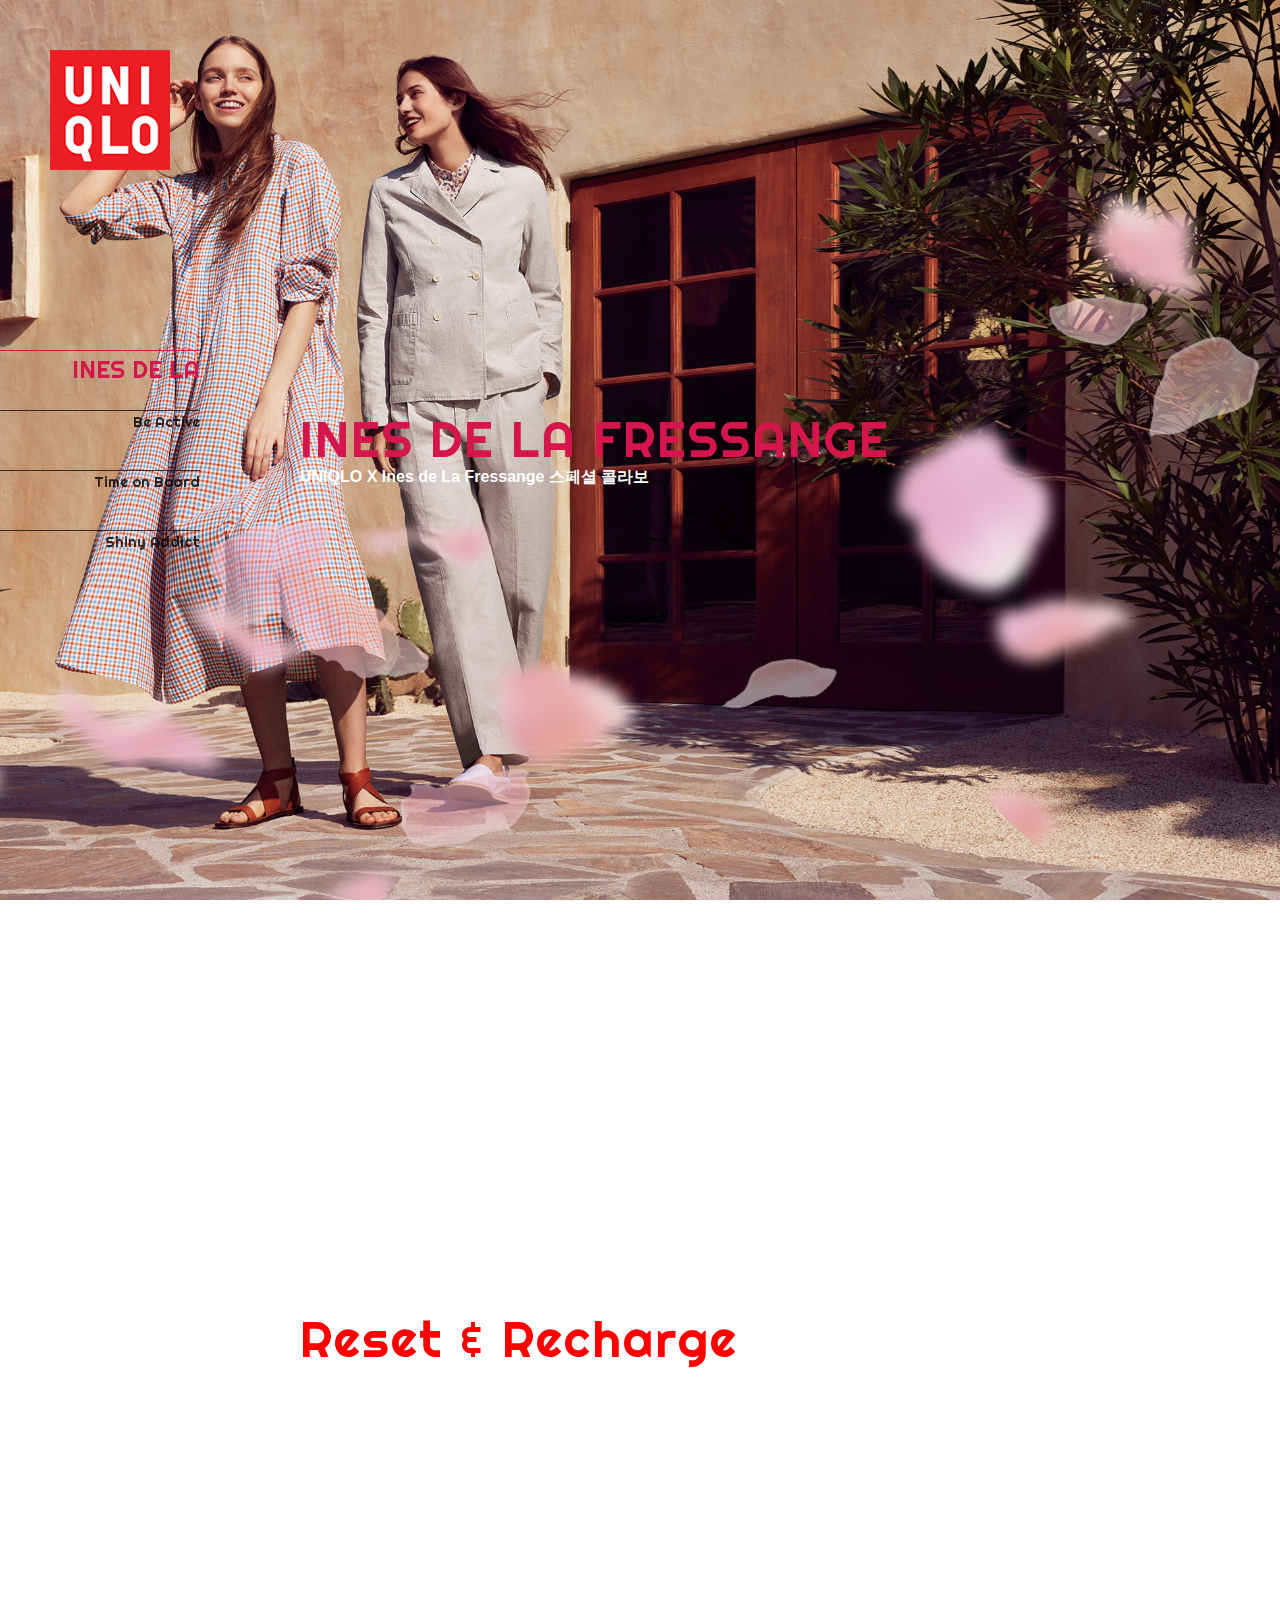
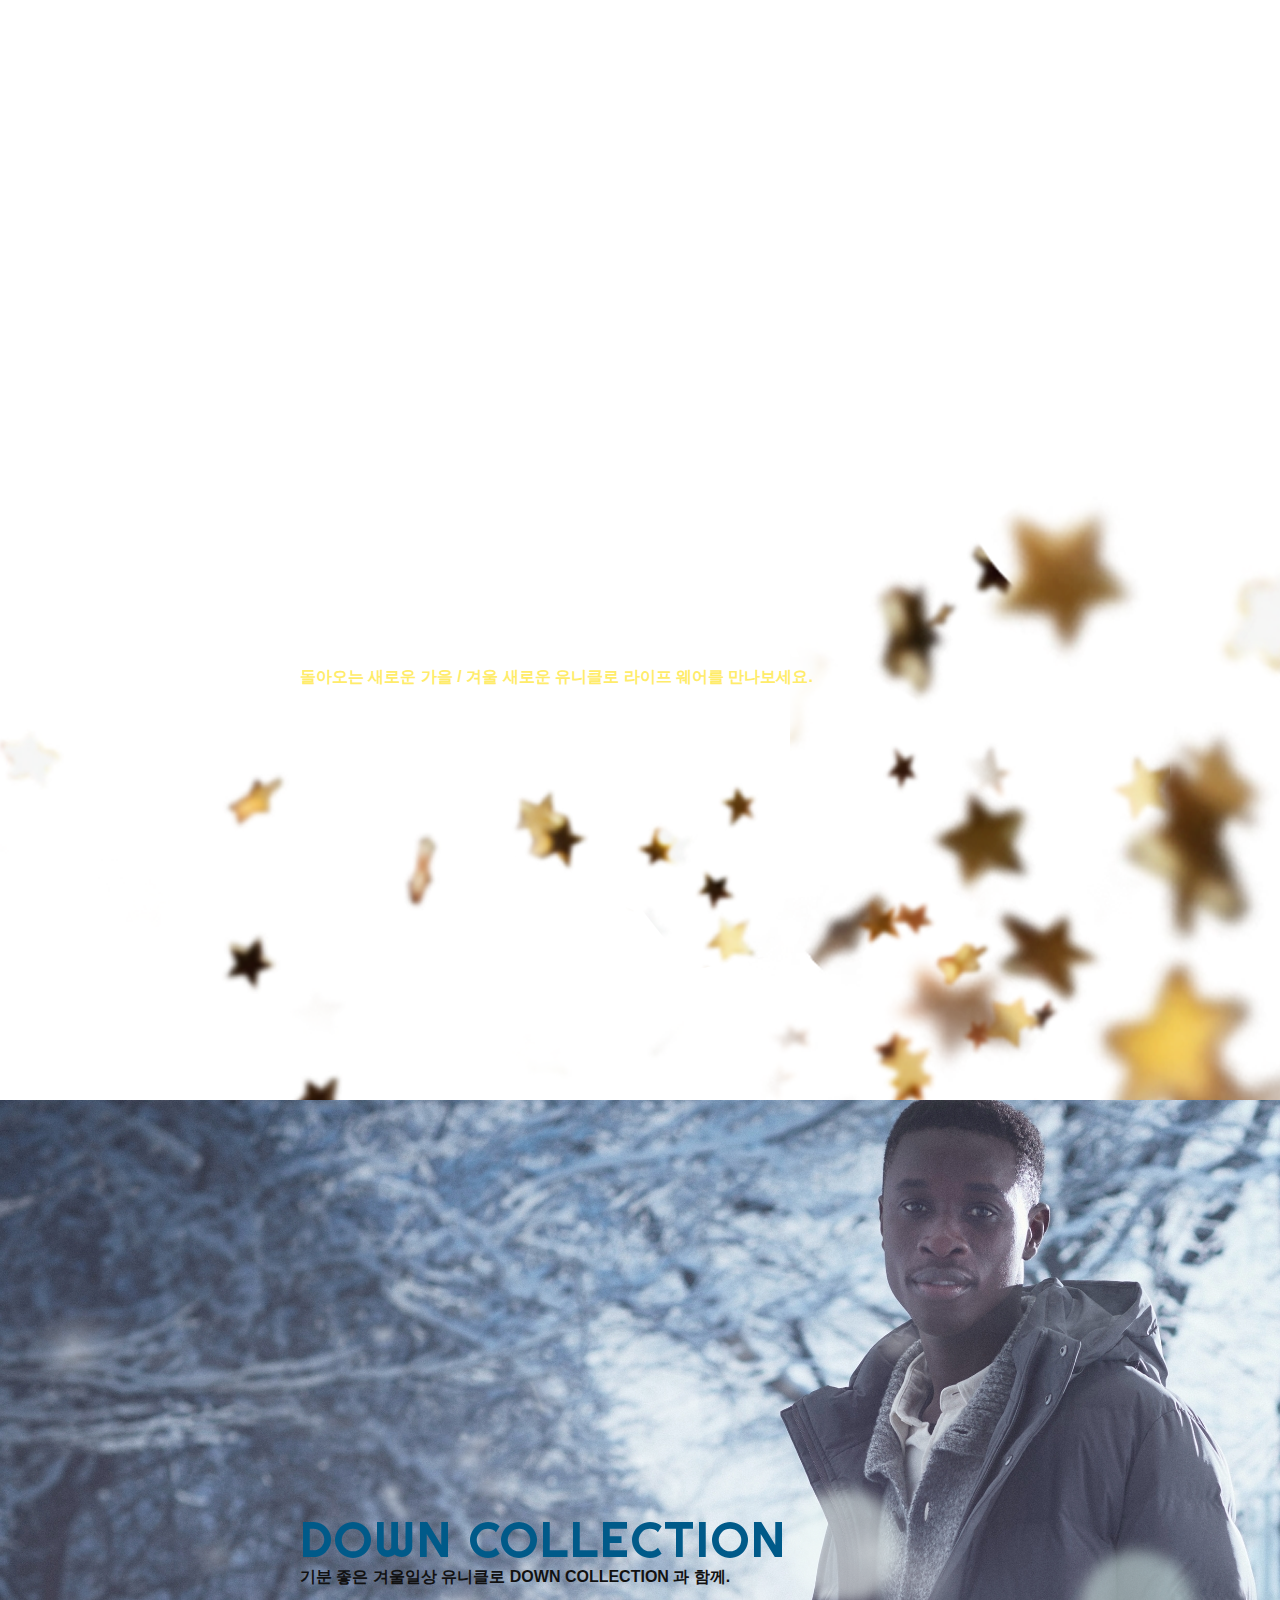
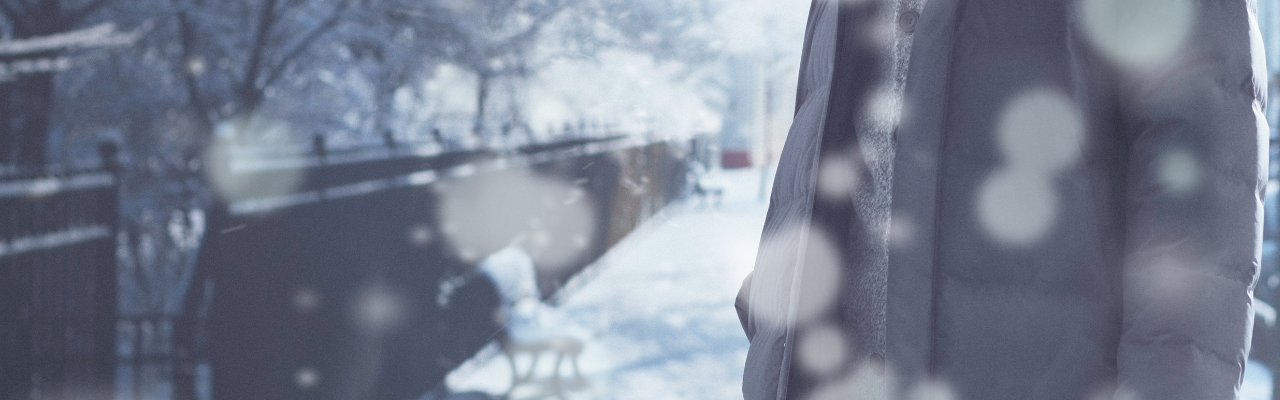
<file: pages/uniqlo/index.html>
﻿<!DOCTYPE html >
<html>
<head>
	<meta http-equiv="X-UA-Compatible" content="IE=Edge" />	
	<title> 유니클로 홈페이지 </title>
	<link rel="stylesheet" href="http://maxcdn.bootstrapcdn.com/font-awesome/4.3.0/css/font-awesome.min.css">
	<link rel="stylesheet" href="./css/style.css" />	
	<script type="text/javascript" src="js/jquery-2.1.1.min.js"></script>
	<script type="text/javascript" src="js/jquery-ui.min.js"></script>
	<script type="text/javascript" src="js/jquery.easing.1.3.js"></script>
	<script type="text/javascript" src="js/prefixfree.min.js"></script>
	<script type="text/javascript" src="js/jquery.mousewheel.min.js"></script>
	<script type="text/javascript" src="js/custom.js"></script>
</head>
<body>

<!-- 로고 -->
<h1><img src="img/logo.png" /></h1>

<!-- 주 메뉴 -->
<ul id="menu">
	<li class="on"><a href="#">INES DE LA</a></li>
	<li><a href="#">Be Active</a></li>
	<li><a href="#">Time on Board</a></li>
	<li><a href="#">Shiny Addict</a></li>
</ul>

<!-- sns -->
<ul id="sns">
	<li><a href="#"><i class="fa fa-facebook"></i></a></li>
	<li><a href="#"><i class="fa fa-twitter"></i></a></li>
	<li><a href="#"><i class="fa fa-envelope"></i></a></li>
</ul>

<!-- 전체 페이지 -->
<div id="wrap">

	<!-- 첫 번째 박스 -->
	<section>
		<article>
			<p>INES DE LA FRESSANGE</p>
			<span>UNIQLO X Ines de La Fressange 스페셜 콜라보</span>
		</article>
		<img class="p11" src="img/obj11.png" />
		<img class="p12" src="img/obj12.png" />
		<img class="p13" src="img/obj13.png" />
	</section>
	
	<!-- 두 번째 박스 -->
	<section>
		<article>
			<p>Reset & Recharge</p>
			<span>일상에서 벗어나 나 자신을 돌아보는 시간을 유니클로 스포츠 웨어와 함께 해보세요.</span>
		</article>
		<img class="p21" src="img/obj21.png" />
		<img class="p22" src="img/obj22.png" />
	</section>
	
	<!-- 세 번째 박스 -->
	<section>
		<article>
			<p>2021 FALL / WINTER</p>
			<span>돌아오는 새로운 가을 / 겨울 새로운 유니클로 라이프 웨어를 만나보세요.</span>
		</article>
		<img class="p31" src="img/obj31.png" />
		<img class="p32" src="img/obj32.png" />
		<img class="p33" src="img/obj33.png" />
	</section>
	
	<!-- 네 번째 박스 -->
	<section>
		<article>
			<p>DOWN COLLECTION</p>
			<span>기분 좋은 겨울일상 유니클로 DOWN COLLECTION 과 함께.</span>
		</article>
		<img class="p41" src="img/obj41.png" />
		<img class="p42" src="img/obj42.png" />
	</section>
</div>

</body>
</html>
</file>
<file: pages/uniqlo/css/style.css>
@charset "utf-8";
@import url(http://fonts.googleapis.com/css?family=Righteous);

/*  Reset CSS  */
* { margin:0;  padding:0;}
ol,ul { list-style: none; }
a { outline:0; text-decoration:none; color:#555; }
img { border:0;}
body { font:12px/1.6 arial; color:#555; } 

/*로고*/
h1 { position:fixed; top:50px; left:50px; z-index:10;}
h1 img { width:120px; height:auto;}

/*sns*/
#sns { position:fixed; top:40px; right:50px; z-index:14;}
#sns li { float:left; margin-left:20px;}
#sns li i { font-size:25px; color:#111; opacity:0.5;transition:all 0.5s;}
#sns li i:hover { transform:scale(1.5); opacity:1;}

/*메뉴*/
#menu { position:fixed; top:50%; left:0px; margin-top:-100px; z-index:13;}
#menu a { display:block; width:200px; height:60px; font-family:righteous; font-size:14px; color:#000; text-align:right; overflow:hidden; box-sizing:border-box;  border-top:1px solid #111;  opacity:0.8; transition:all 0.5s;}
#menu li:hover a { font-size:24px;  opacity:1; }
#menu li.on a { font-size:24px; opacity:1;}

#menu li:nth-child(1):hover a { color:#d4164c; border-color:#d4164c;}
#menu li:nth-child(2):hover a { color:#fff; border-color:#fff;}
#menu li:nth-child(3):hover a { color:#ffec6a; border-color:#ffec6a;}
#menu li:nth-child(4):hover a { color:#005a89; border-color:#005a89;}

#menu li:nth-child(1).on a { color:#d4164c; border-color:#d4164c;}
#menu li:nth-child(2).on a { color:#fff; border-color:#fff;}
#menu li:nth-child(3).on a { color:#ffec6a; border-color:#ffec6a;}
#menu li:nth-child(4).on a { color:#005a89; border-color:#005a89;}


/*레이아웃*/
section { width:100%; height:700px; position:relative; background-size:cover; background-position:right center; background-attachment:fixed; overflow:hidden;}
section:nth-child(1) { background-image:url(../img/bg1_test.jpg); }
section:nth-child(2) { background-image:url(../img/bg2_test.jpg); }
section:nth-child(3) { background-image:url(../img/bg3_test.jpg); }
section:nth-child(4) { background:url(../img/bg4_test.jpg); }


/*텍스트 박스*/
article { position:absolute; top:46%; left:300px; z-index:11;}
article p { font-family:righteous; font-size:50px; letter-spacing:2px; line-height:1;} 
article span { font-size:16px; }
section:nth-child(1) p { color:#d4164c;}
section:nth-child(1) span { color:#fff; font-weight:bold;}
section:nth-child(2) p { color:red;}
section:nth-child(2) span { color:#fff; font-weight:bold;}
section:nth-child(3) p { color:#fff;}
section:nth-child(3) span { color:#ffec6a; font-weight:bold;}
section:nth-child(4) p { color:#005a89;}
section:nth-child(4) span { color:#111; font-weight:bold;}

/*첫 번째 박스 이미지*/
.p11 { position:absolute; bottom:20px; right:20px;}
.p12 { position:absolute; bottom:-40px; right:130px;}
.p13 { position:absolute; top:180px; right:60px;}

/*두 번째 박스 이미지*/
.p21 { position:absolute; bottom:-480px; right:-180px;}
.p22 { position:absolute; bottom:-40px; right:130px;}

/*세 번째 박스 이미지 */
.p31 { position:absolute; bottom:30px; right:180px;}
.p32 { position:absolute; bottom:-270px; right:110px;}
.p33 { position:absolute; bottom:-130px; right:-70px;}

/*네 번째 박스 이미지 */
.p41 { position:absolute; bottom:-120px; right:20px;}
.p42 { position:absolute; bottom:-180px; right:0px;}
</file>
